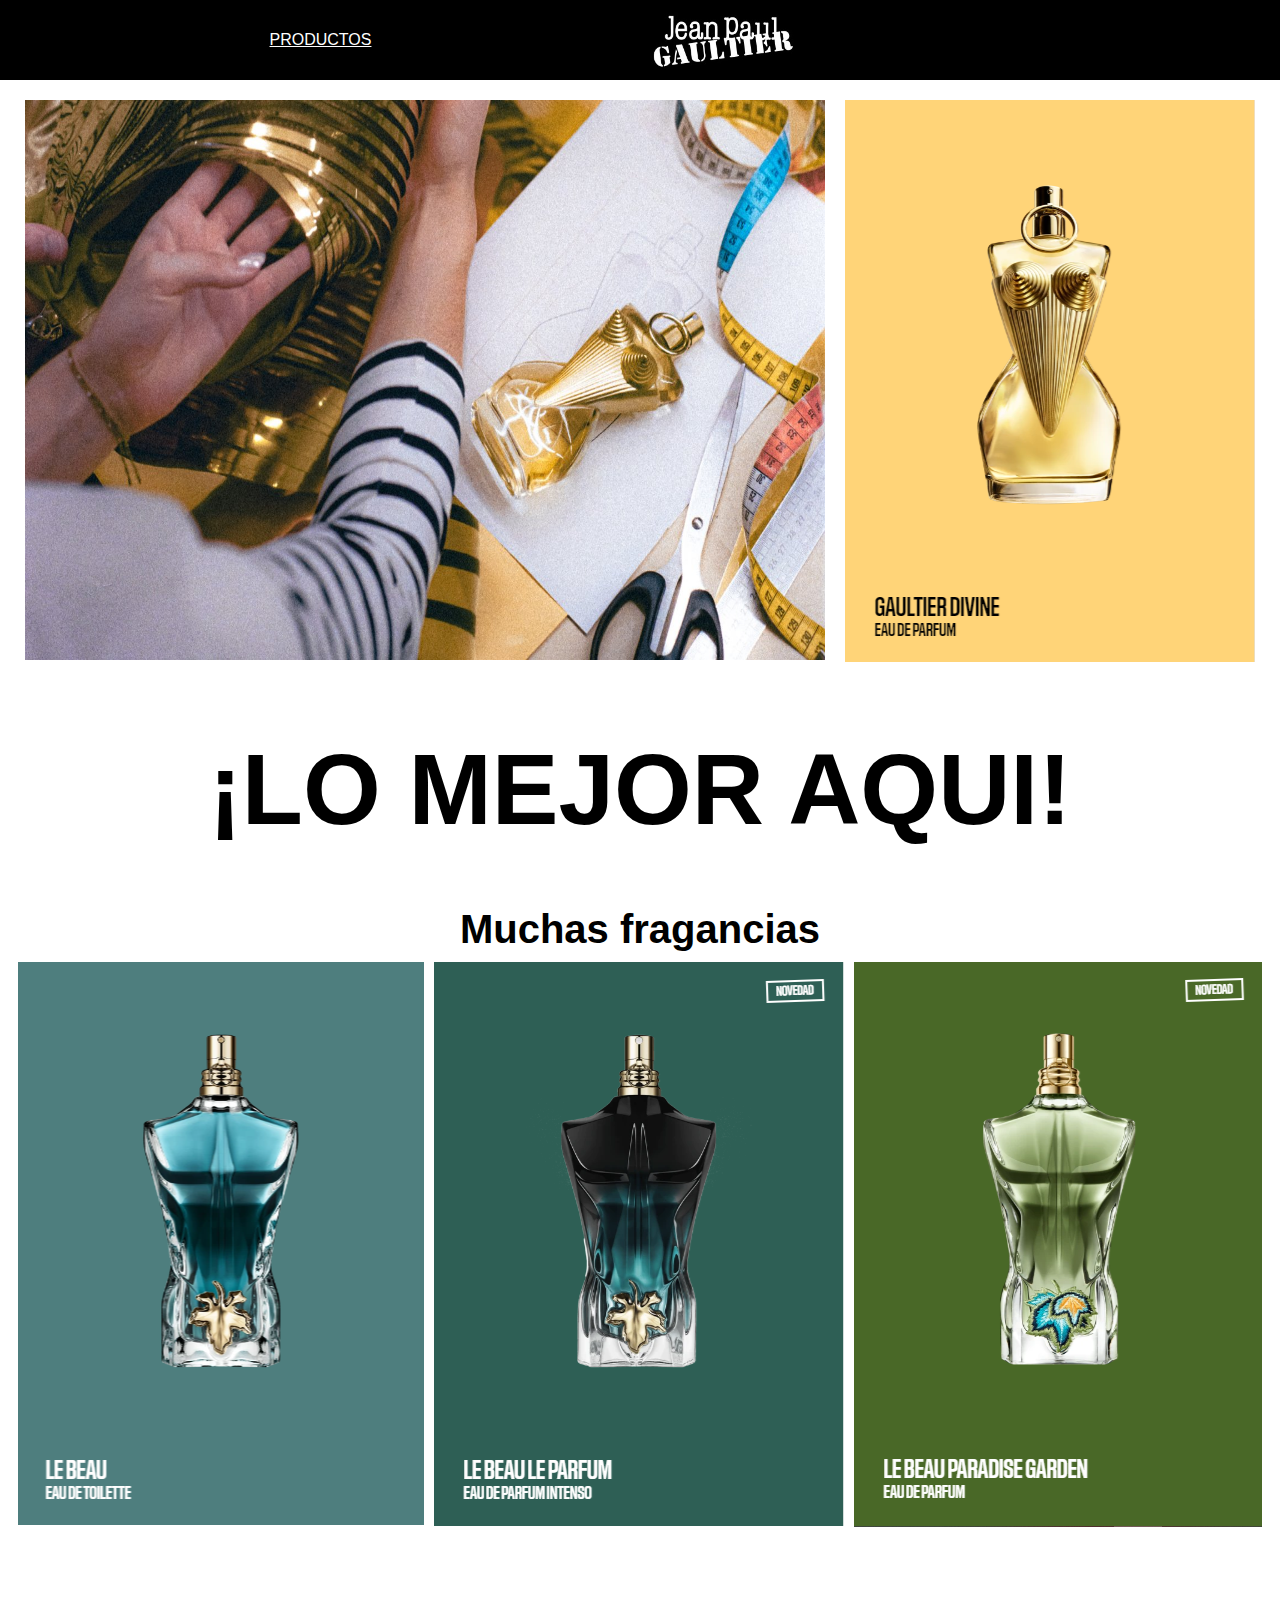
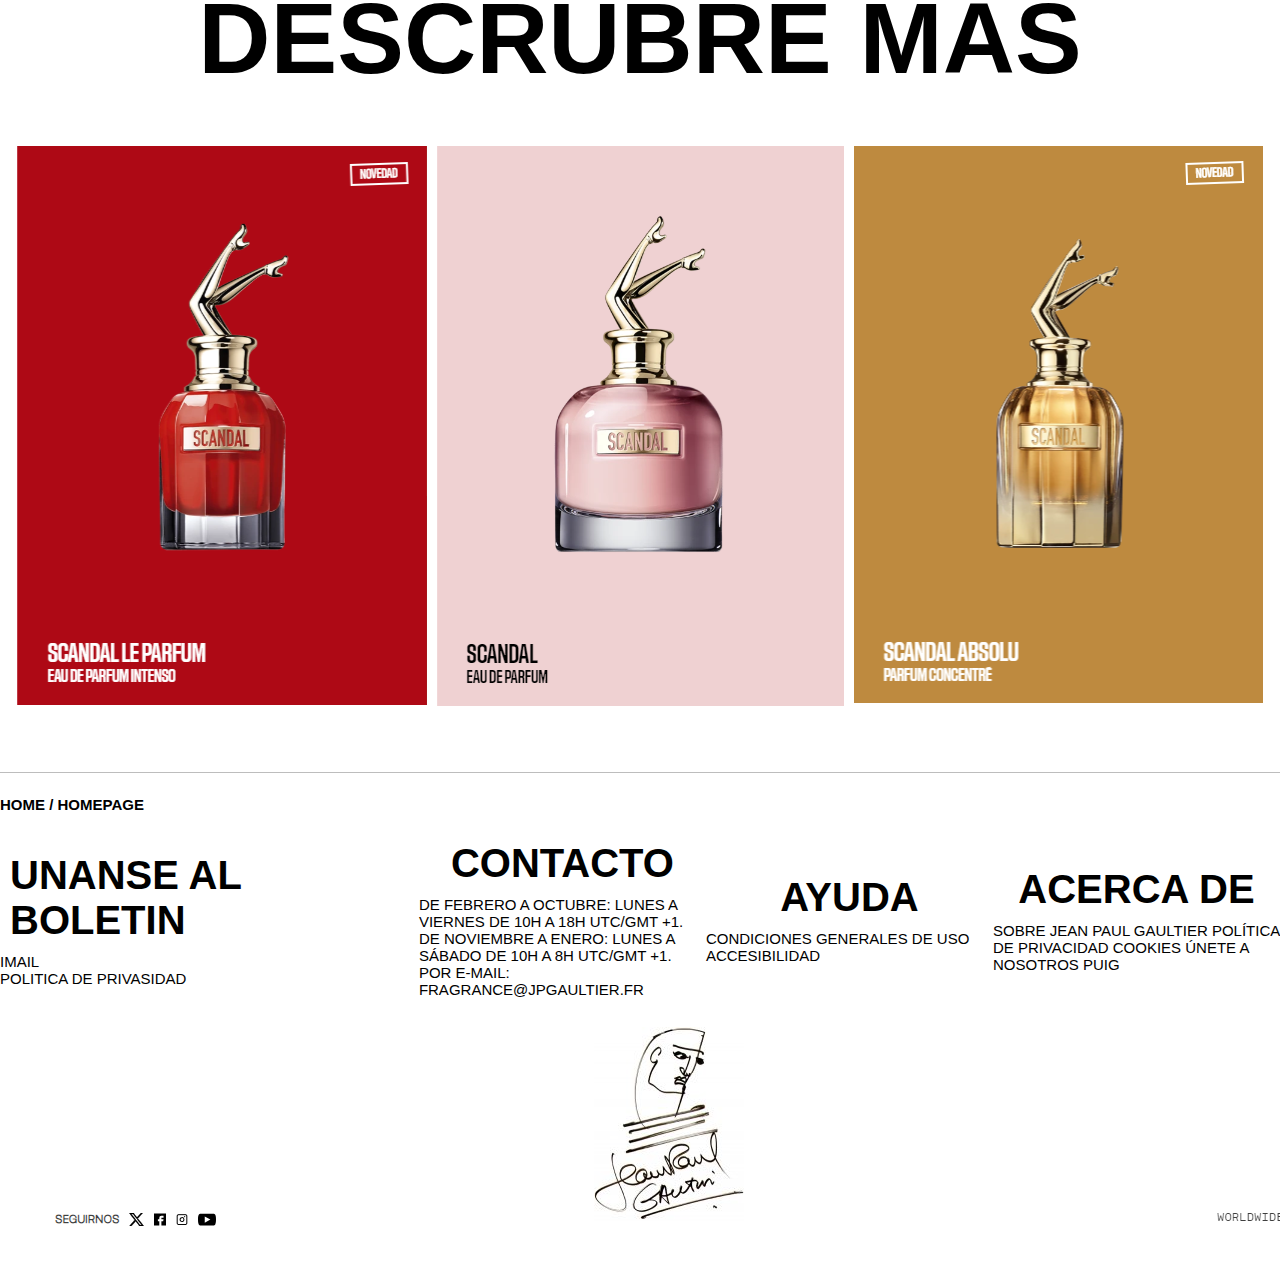
<file: index.html>
<!DOCTYPE html>
<html lang="en">
<head>
    <meta charset="UTF-8">
    <meta name="viewport" content="width=, initial-scale=1.0">
    <title>Pagina 1</title>
    <link rel="stylesheet" href="index.css">
    <link rel="preconnect" href="https://fonts.googleapis.com">
    <link rel="stylesheet" href="https://cdnjs.cloudflare.com/ajax/libs/font-awesome/6.5.2/css/all.min.css" integrity="sha512-SnH5WK+bZxgPHs44uWIX+LLJAJ9/2PkPKZ5QiAj6Ta86w+fsb2TkcmfRyVX3pBnMFcV7oQPJkl9QevSCWr3W6A==" crossorigin="anonymous" referrerpolicy="no-referrer" />
    

</head>
 <body>

    <header>
        <nav class="Logo1" >
        <a class="color" href="productos.html">PRODUCTOS</a>
         <div class="Logo">
          <img src="/jean.jpg" alt="imagendelogo" > 
         </div>
         <ul>
            <li><i class="fa-solid fa-magnifying-glass" style="color: #ffffff;"></i></li>
            <li> <i class="fa-solid fa-cart-shopping" style="color: #ffffff;"></i>  </li>
            <li><i class="fa-solid fa-bars" style="color: #ffffff;"></i></li>
        </ul>  
        </nav>  
    </header>
    

    
        <div class="cajapadre">
            <img src="imagenes/fondo 2.jpg" alt="" height="560px" width="800px">
            <img src="imagenes/dorado 1.png" alt="" >
        </div>
        
   
        



<h2>¡LO MEJOR AQUI!</h2>
<h3>Muchas fragancias</h3>




<div class="PERSONAS">
    <div class="hombres">
    <div class="hombre">
        <img src="imagenes/hombre 1.png" alt="" height="" width="">
    </div>
    <div class="mujer">
        <img src="imagenes/negro 1.png" alt="" height="" width="">
    </div>
    <div class="verde">
        <img src="imagenes/verde 1.png" alt="" height="" width="">
    </div>
</div>
</div>


    <h2>
        DESCRUBRE MAS
    </h2>
    


    
    

    <div class="PERSONASMUJERES">
        <div class="mujeres">
        <div class="rojo">
            <img src="imagenes/rojo1.png" alt="" height="" width="">
    
        </div>
        <div class="rosita">
            <img src="imagenes/rositaclaro1.png" alt="" height="" width="">
        </div>
        <div class="maron">
            <img src="imagenes/maron1.png" alt="" height="" width="">
        </div>
    </div>
</div>

   <div>
    <li></li>
    <li></li>
    
   </div>

   <div>
    <img src="/imagenes/linea.png" alt="">
    
   </div>
    
    <h4>HOME / HOMEPAGE</h4>
    <li></li>

    <div class="info">

    
<ul class="info2">
    <li>
        <h3>UNANSE AL BOLETIN</h3>
        <p>IMAIL
        </p>
        <p>
            POLITICA DE PRIVASIDAD
        </p>

    </li>

    <li class="info3">
        <h3>CONTACTO</h3>
        <p>DE FEBRERO A OCTUBRE: 
            LUNES A VIERNES DE 10H A 18H UTC/GMT +1.

            DE NOVIEMBRE A ENERO:
             LUNES A SÁBADO DE 10H A 8H UTC/GMT +1.
            
            POR E-MAIL: FRAGRANCE@JPGAULTIER.FR</p>
    </li>
<li class="info3">
    <h3>AYUDA</h3>
    <p>CONDICIONES GENERALES DE USO
        ACCESIBILIDAD</p>
</li>
<li class="info3">
    <h3>ACERCA DE</h3>
    <p>SOBRE JEAN PAUL GAULTIER
        POLÍTICA DE PRIVACIDAD
        COOKIES
        ÚNETE A NOSOTROS
        PUIG</p>
</li>
</ul>
</div>

<div>
    <img src="/imagenes/abajo.png" alt="">
</div>
  

    


    
    
</body>
</html>
</file>
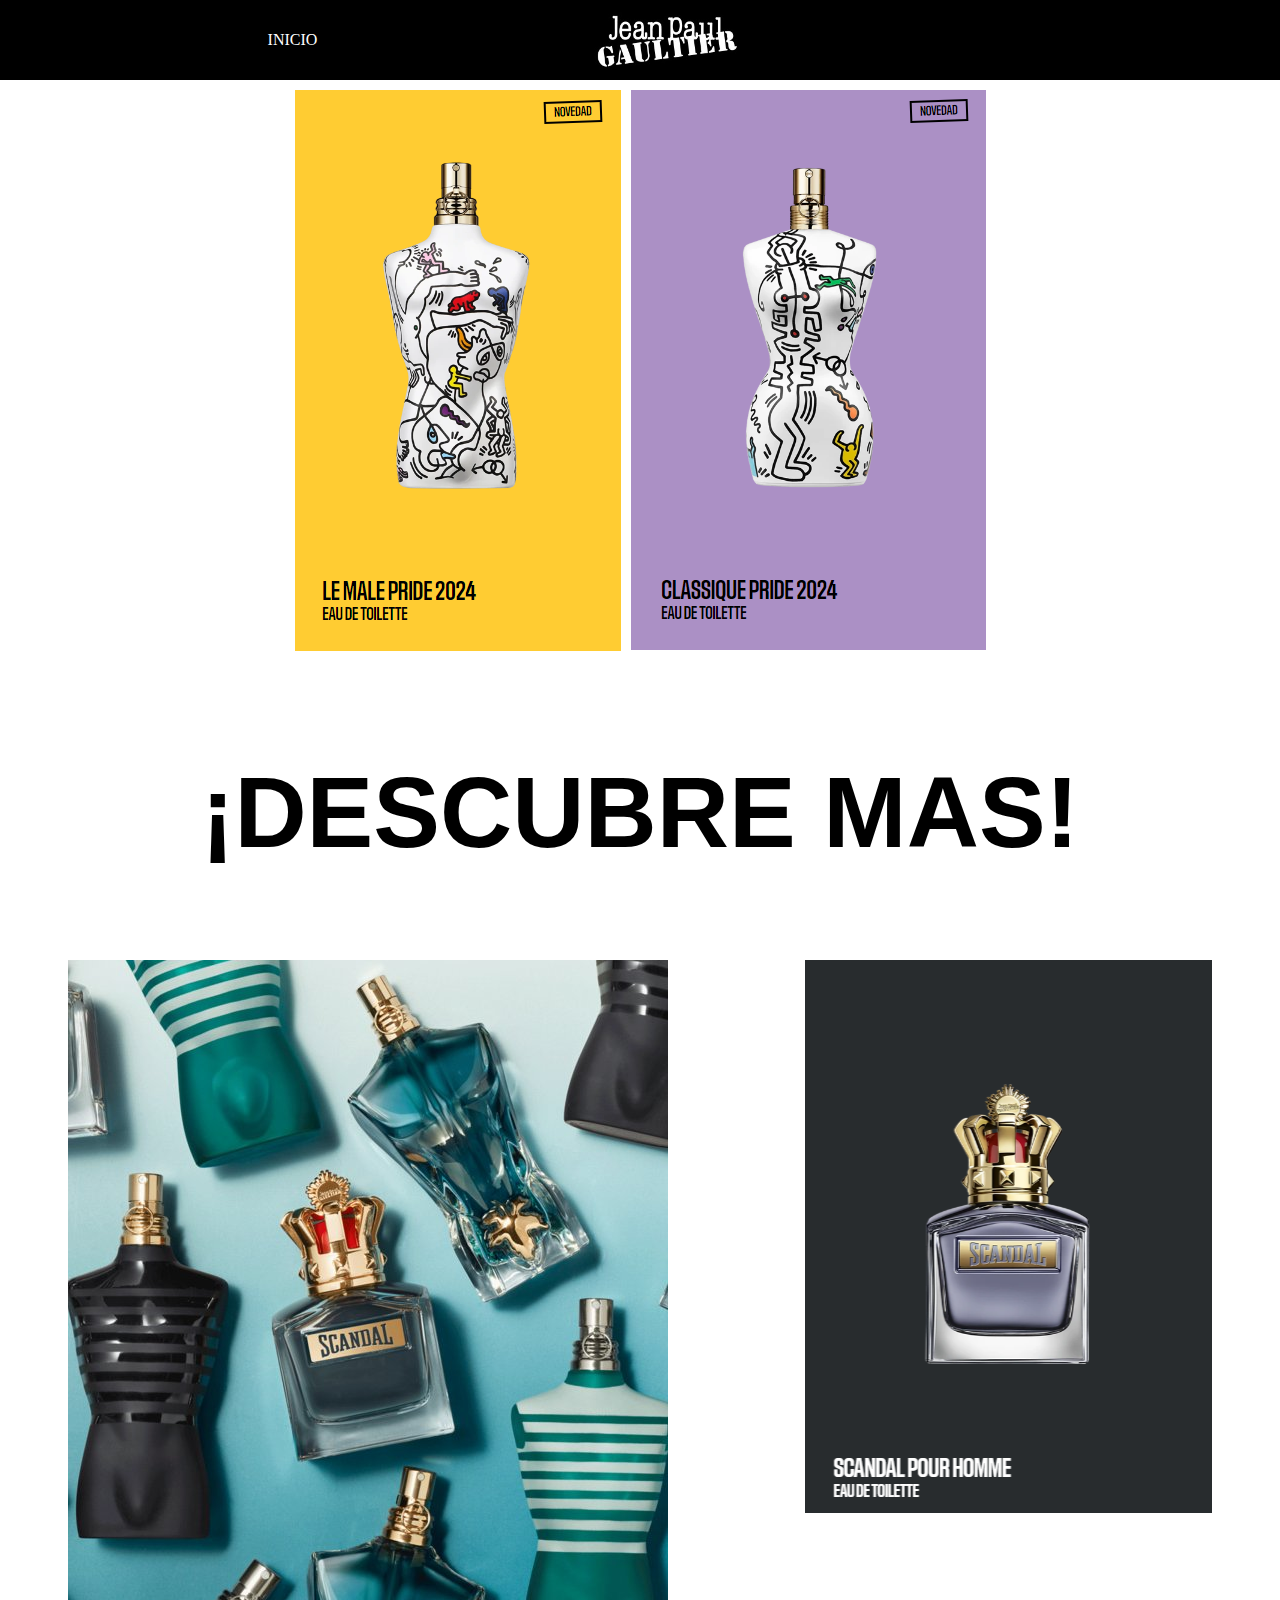
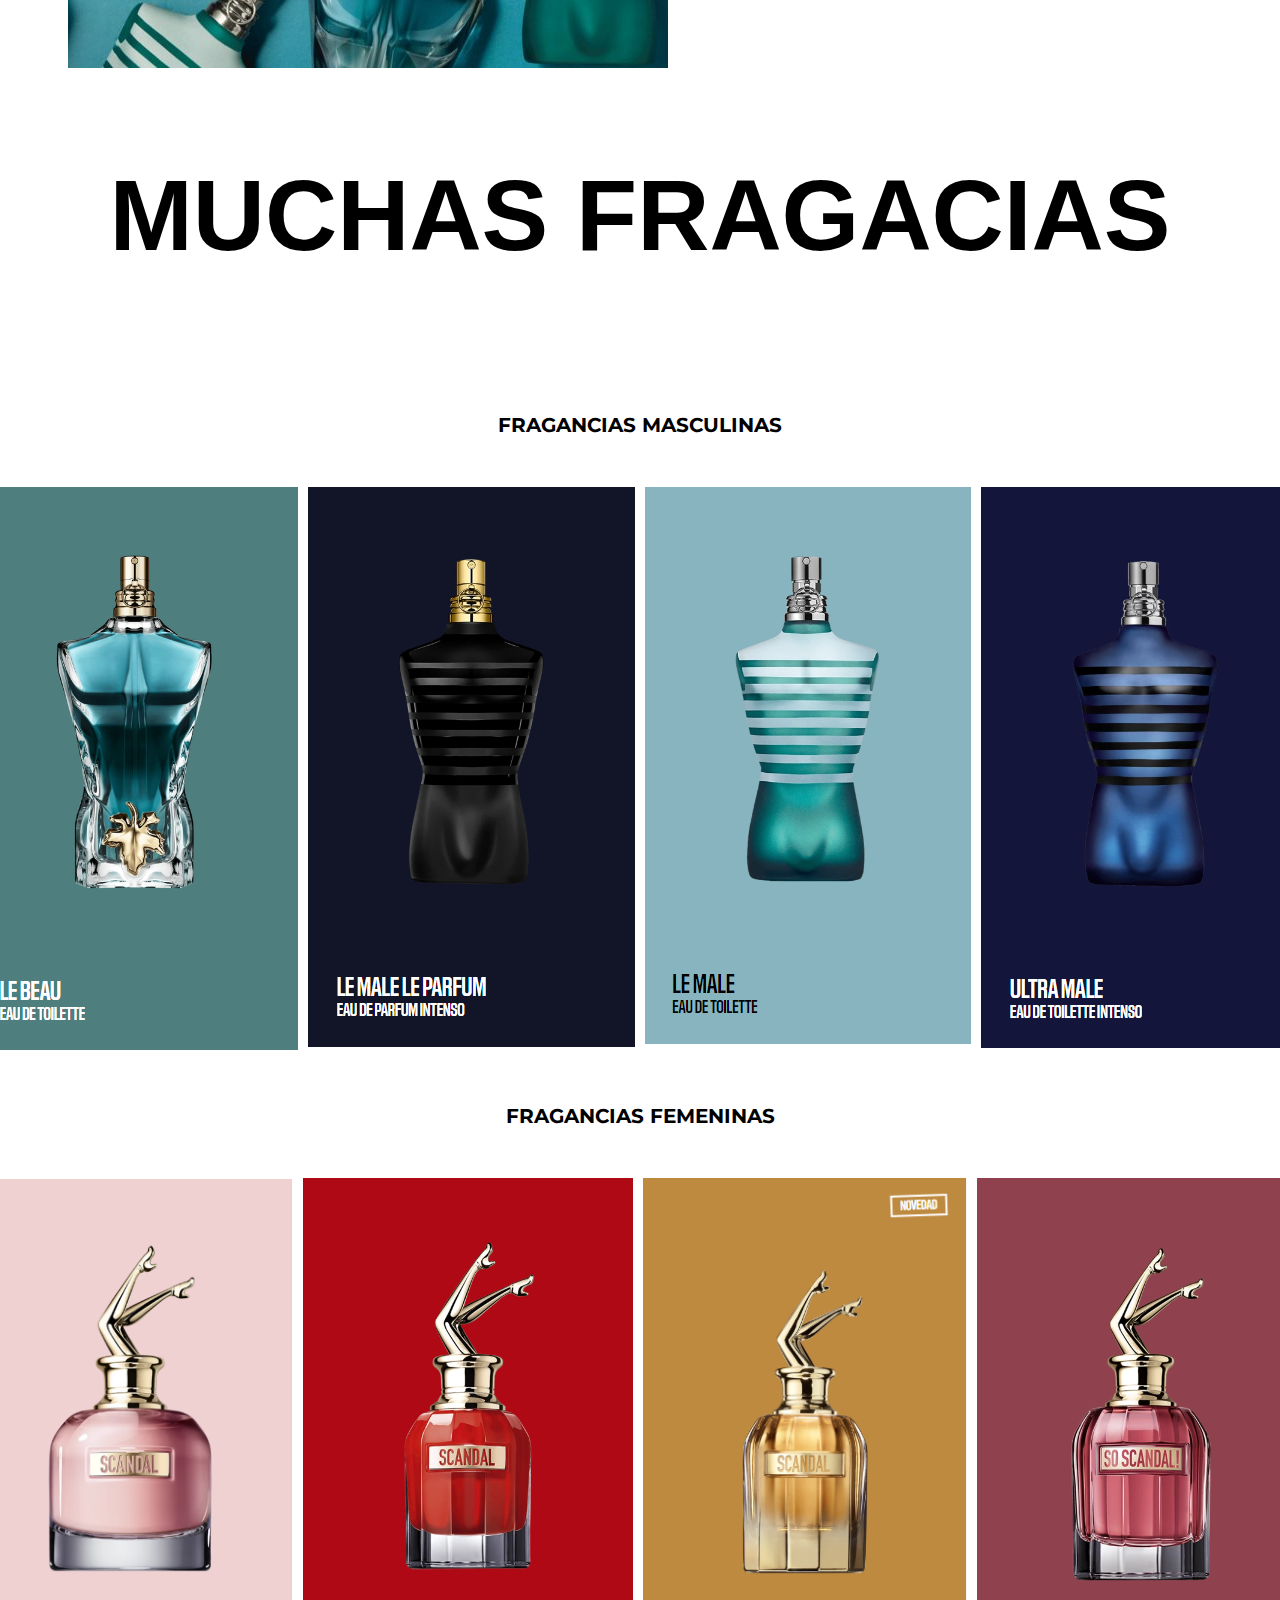
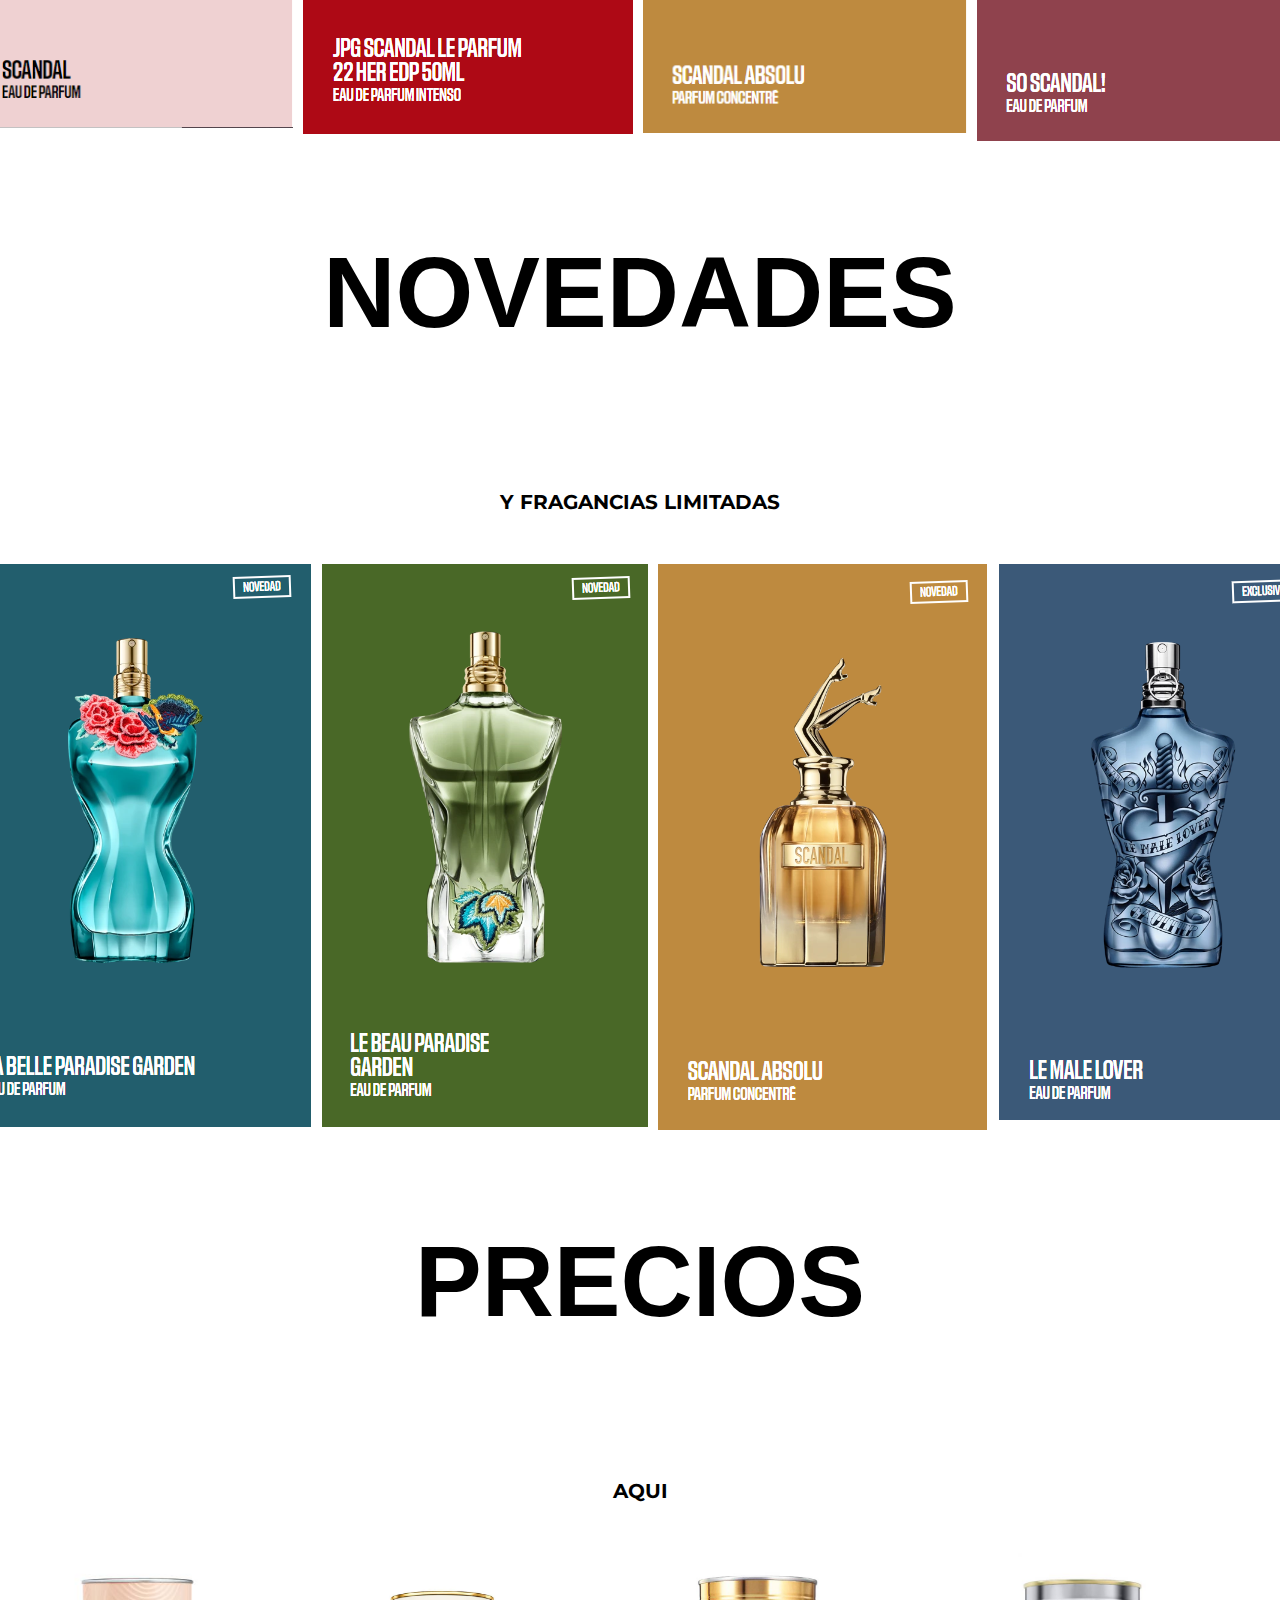
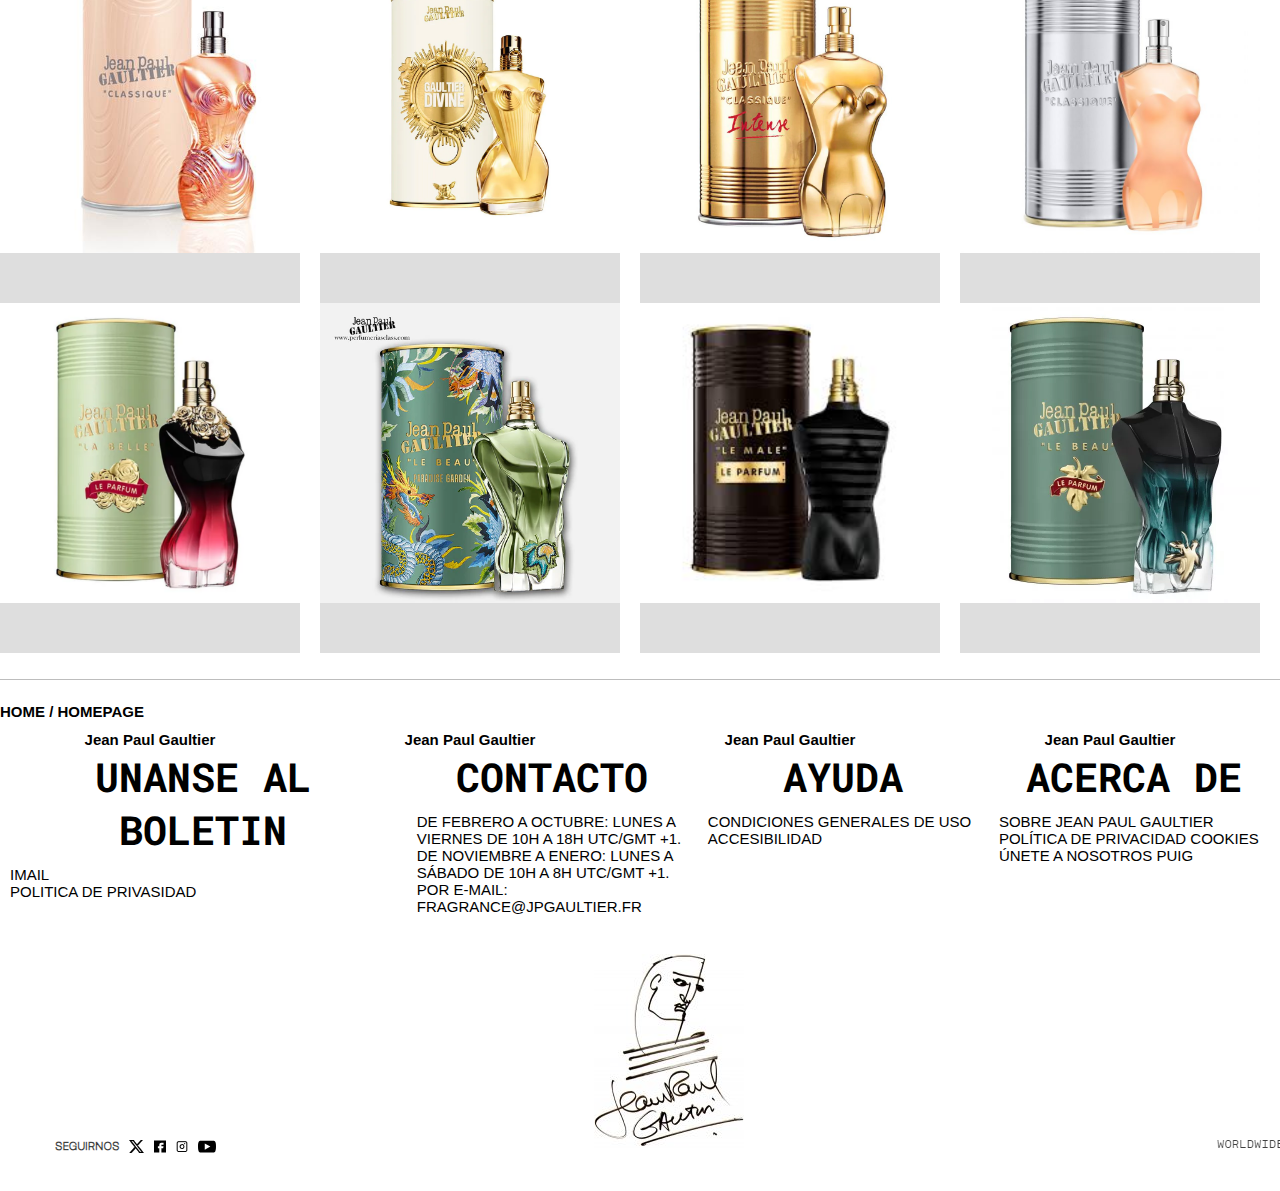
<file: productos.html>
<!DOCTYPE html>
<html lang="en">
  <head>
    <meta charset="UTF-8" />
    <meta name="viewport" content="width=device-width, initial-scale=1.0" />
    <title>Productos</title>
    <link rel="preconnect" href="https://fonts.googleapis.com" />
    <link rel="preconnect" href="https://fonts.gstatic.com" crossorigin />
    <link
      href="https://fonts.googleapis.com/css2?family=Comfortaa:wght@300..700&family=Dancing+Script:wght@400..700&family=Josefin+Sans:ital,wght@0,100..700;1,100..700&family=Montserrat:ital,wght@0,100..900;1,100..900&family=Roboto+Mono:ital,wght@0,100..700;1,100..700&family=Sedan+SC&display=swap"
      rel="stylesheet"  />
    <link rel="stylesheet" href="Producto.css" />
    <link rel="preconnect" href="https://fonts.googleapis.com">
    <link rel="stylesheet" href="https://cdnjs.cloudflare.com/ajax/libs/font-awesome/6.5.2/css/all.min.css" integrity="sha512-SnH5WK+bZxgPHs44uWIX+LLJAJ9/2PkPKZ5QiAj6Ta86w+fsb2TkcmfRyVX3pBnMFcV7oQPJkl9QevSCWr3W6A==" crossorigin="anonymous" referrerpolicy="no-referrer" />
    

  </head>

  <body>
    <header>
    
        
      <nav class="Logo1" >
          
      <a class="color" href="index.html">INICIO</a>
       <div class="Logo">    
        <img src="jean.jpg" alt="imagendelogo" >     
       </div>
       <ul>
          <li><i class="fa-solid fa-magnifying-glass" style="color: #ffffff;"></i></li>
          <li> <i class="fa-solid fa-cart-shopping" style="color: #ffffff;"></i>  </li>
          <li><i class="fa-solid fa-bars" style="color: #ffffff;"></i></li>
          
      </ul>
      </nav> 
     </header>
  

  
  <div class="cajapadre2">
    <div class="amarillo">
      <img src="imagenes/amarillo hombre1.png" alt="">
  </div>

  <div class="lila">
      <img src="imagenes/lila1.png" alt="">

  </div>
   </div>

    
      <h1>¡DESCUBRE MAS!</h1>
    
    

    <div class="grises">
      <img src="imagenes/descripcion hombre.jpg" alt="">
      <div class="gris">
        <img src="imagenes/gris1.png" alt="">
      </div>
    </div>
     
    

    
      <h1>
        MUCHAS FRAGACIAS 
      </h1>
      
    
    
    
      <h2>FRAGANCIAS MASCULINAS</h2>
   
  
 
  <div class="cajapadre">
    <div class="cajapadre3">

    <div class="hoja">
        <img src="/imagenes/hoja1.png" alt="" >
    </div>

    <div class="azul">
      <img src="/imagenes/azul oscuro1.png" alt="">
  </div>

  <div class="celeste">
      <img src="/imagenes/celestehombre1.png" alt="">
  </div>

  <div class="oscuro">
      <img src="/imagenes/oscuro1.png" alt="">
  </div>

</div>
  </div>



  
    <h2>FRAGANCIAS FEMENINAS</h2>
  
  
    <div class="cajamadre">
      <div class="caja">

        <div class="rosita">
          <img src="imagenes/rositaa1.png" alt="" height="550px">
        </div>

        <div class="rojo">
          <img src="imagenes/rojoo1.png" alt="">

        </div>

        <div class="dorado">
          <img src="imagenes/dorado2.png" alt="" height="555px">
         </div>
    

        <div class="rojito">
          <img src="imagenes/ROJITO.png" alt="">
        </div>
      </div>
    </div>

  
    
   
      <h1>
        NOVEDADES
      </h1>
      <h2>
        Y FRAGANCIAS LIMITADAS
      </h2>
    
    
    <div class="novedades">
      <div class="novedadess">
      <div class="tropical">
        <img src="imagenes/verdeazul1.png" alt="">

      </div>

      <div class="verde">
      <img src="imagenes/hojaverde1.png" alt="">
     </div>

     <div class="dorado">
      <img src="imagenes/dorado2.png" alt="">
     </div>

     <div class="tatu">
      <img src="imagenes/tatuaje1.png" alt="">
     </div>

    </div>
  </div>

    
    

   
      <h1>
        PRECIOS
      </h1>
      <h2>
        AQUI
      </h2>
    

    <div class="cajacontenedora">
      <div class="cajaanimal">
        <img src="/imagenes/PERFUME 1.jpg" alt="perfume0" class="Producto" />
        <h2>ARG $200.00</h2>
        <h4>Jean Paul Gaultier</h4>
      </div>

      <div class="cajaanimal">
        <img src="/imagenes/PERFUME 3.webp" alt="perfume1" class="Producto" />
        <h2>ARG $125.000,00</h2>
        <h4>Jean Paul Gaultier</h4>
      </div>

      <div class="cajaanimal">
        <img src="/imagenes/PERFUME 4.webp" alt="perfume2" class="Producto" />
        <h2>ARG $160.500,00</h2>
        <h4>Jean Paul Gaultier</h4>
      </div>

      <div class="cajaanimal">
        <img src="/imagenes/PERFUME 5.jpg" alt="perfume3" class="Producto" />
        <h2>ARS $180.000,00</h2>
        <h4>Jean Paul Gaultier</h4>
      </div>
    </div>

    <div class="cajacontenedora">
      <div class="cajaanimal">
        <img src="/imagenes/PERFUME 6.png" alt="perfume4" class="Producto" />
        <h2>ARG $150.000,00</h2>
        <h4>Jean Paul Gaultier</h4>
      </div>

      <div class="cajaanimal">
        <img src="/imagenes/perfume hombre 3.webp" alt="perfume5" class="Producto" />
        <h2>ARS $117.500,00</h2>
        <h4>Jean Paul Gaultier</h4>
      </div>

      <div class="cajaanimal">
        <img src="/imagenes/perfume hombre 2.jpeg" alt="perfume6" class="Producto" />
        <h2>ARG $150.250,00</h2>
        <h4>Jean Paul Gaultier</h4>
      </div>

      <div class="cajaanimal">
        <img src="/imagenes/perfume de homre1.webp" alt="perfume7" class="Producto" />
        <h2>ARG $190.000,00</h2>
        <h4>Jean Paul Gaultier</h4>
      </div>
    </div>




    <div>
      <img src="/imagenes/linea.png" alt="">
      
     </div>
      
      <h4>HOME / HOMEPAGE</h4>
      <li></li>
  
      <div class="info">
  
      
  <ul class="info2">
      <li>
          <h3>UNANSE AL BOLETIN</h3>
          <p>IMAIL
          </p>
          <p>
              POLITICA DE PRIVASIDAD
          </p>
  
      </li>
  
      <li class="info3">
          <h3>CONTACTO</h3>
          <p>DE FEBRERO A OCTUBRE: 
              LUNES A VIERNES DE 10H A 18H UTC/GMT +1.
  
              DE NOVIEMBRE A ENERO:
               LUNES A SÁBADO DE 10H A 8H UTC/GMT +1.
              
              POR E-MAIL: FRAGRANCE@JPGAULTIER.FR</p>
      </li>
  <li class="info3">
      <h3>AYUDA</h3>
      <p>CONDICIONES GENERALES DE USO
          ACCESIBILIDAD</p>
  </li>
  <li class="info3">
      <h3>ACERCA DE</h3>
      <p>SOBRE JEAN PAUL GAULTIER
          POLÍTICA DE PRIVACIDAD
          COOKIES
          ÚNETE A NOSOTROS
          PUIG</p>
  </li>
  </ul>
  </div>
  
  <div>
      <img src="/imagenes/abajo.png" alt="">
  </div>

   
    

  </body>
</html>
</file>
<file: index.css>
*{
    margin: 0;
    padding: 0;
    box-sizing: border-box;
}

body{
    background-color: rgb(255, 255, 255);
}

a{ 
    color: #ffffff;
    display: flex;
    align-items: center;
    justify-content: center;
    font-family: Verdana, Geneva, Tahoma, sans-serif;
    
}


ul{
    display: flex;
    align-items: center;
   list-style: none;
    color: #000000;
}

i{
    font-size: 25px;
    
}

.mas{
    text-decoration: none;
    color: rgb(255, 255, 255);
}


header{
    background-color: #000000;
    border: 30px;
    display: flex;
    flex-direction: column;
    justify-content: space-around;
    width: 100%;
}





nav{
    display: flex;
    justify-content: space-evenly;
   
}






.Logo{
  display: flex;
  
  list-style: none;
  height: 80px;
  width: 100px;
  
}
 
.foto{
    width: 400px;
    height: 450px;
}
.fotoo{
    height: 400px;
    width: 550px;
}

.largo{
    width: 1000px;;
}

h2{
    font-size: 100px;
    justify-content: center;
    display: flex;
    font-family: Verdana, Geneva, Tahoma, sans-serif ; 
    padding: 50px;
    
}

h3{
    font-size: 40px;
    display: flex;
    justify-content: center;
    font-family: Verdana, Geneva, Tahoma, sans-serif;
}


@media (width<800px) {
    .PERSONAS{
        display: grid;
        grid-template-columns: repeat(1 1Fr);
    }

    .cajapadre{
        display: grid;
        grid-template-columns: repeat(1 1Fr);
        flex-wrap: wrap;
    }

   
}
.cajapadre{
    display: flex;
    justify-content: center;
    gap: 20px;
    padding: 20px;
}



.PERSONAS{
    display: flex;
    justify-content: center;
}
.hombres{
    gap: 10px;
    display: flex;
    justify-content: center;
}
.hombre:hover{
    content: url(imagenes/hombre.png); 
}
.mujer:hover{
    content: url(imagenes/negro.png);
}
.verde:hover{
    content: url(imagenes/verde.png);
}

.PERSONASMUJERES{
    display: flex;
    justify-content: center;
    
}
.mujeres{
    gap: 10px;
    display: flex;
    justify-content: center;
}
.rojo:hover{
    content: url(imagenes/rojo.png);
}
.rosita:hover{
    content: url(imagenes/rositaclaro.png);
}
.maron:hover{
    content: url(imagenes/maron.png);
}


.segundo{
    display: flex;
    justify-content: center;
  }

  
  .fondos2{
    height: 450px ;
    width: 500px;
  }

  .icono{
    height: 10vh;
    background-color: #ffffff;
    display: flex;
    justify-content: left;
     }

     .PAGINA{
        background-color: rgb(255, 255, 255);
        display: flex;
        justify-content: center;
        font-family:Verdana, Geneva, Tahoma, sans-serif;
        color: #000000;
        font-size: 40px;
        border: #000000;
        margin: 25px;
        
     }

    

.info{
        display: flex;
       background-color: rgb(255, 255, 255);
       
     }

h3{
    display: flex;
    justify-content: center;
    margin: 10px;
}

h4{
    font-size: 15px;
    font-family: Verdana, Geneva, Tahoma, sans-serif;
}
p{
    justify-content: center;
    font-size: 15px;
    font-family: Verdana, Geneva, Tahoma, sans-serif;
}

.info2{
    width: 5000px;
}

.info3{
    width: 300px;
}

.color{
    color: #ffffff;
}
</file>
<file: Producto.css>
*{
    margin: 0;
    padding: 0;
    box-sizing: border-box;
}

ul{
    list-style: none;
    display: flex;
    justify-content: none;
}

a{
    text-decoration: none;
    
}


header{
    background-color: #000000;
    border: 30px;
    display: flex;
    flex-direction: column;
    justify-content: space-around;
    width: 100%;
    
}

li{
    margin: 10px;
    list-style: none;
    align-items: center;
    justify-content: center;

}

.Logo{
    display: flex;
  
    list-style: none;
    height: 80px;
    width: 100px;
}



nav{
display: flex;
justify-content: space-evenly;

}


.cajaanimal{
height: 350px;
width: 300px;
background-color: #7a7a7a3f;
border-image: rgb(255, 179, 179);
text-align: center;
font-family: Georgia, 'Times New Roman', Times, serif;
border-color: black;
margin-right: 20px;
transition-property: backgroun-color,border;
transition-duration: 1s;
}

.cajaanimal:hover{
    background-color: rgb(253, 253, 253);
    
}
   
.cajacontenedora{
    display: flex;
    justify-content: center;
}
    


span{
    display: block;
    padding: 10px;
    background-color: #c8fdde;
    margin: 15px;
    color: rgb(0, 0, 0);
    width: 260px;
    
}

.Producto{
    height: 300px;
    width: 400;
    text-align: center;
    font-size: 20px;
}

h1{
    font-family: 'Gill Sans', 'Gill Sans MT', Calibri, 'Trebuchet MS', sans-serif;
    text-align: center;
    font-size: 100px;
    padding: 90px;    
}

h2{
    font-size: 20px;
    text-align: center;
    padding: 50px;
    font-family: "Montserrat", sans-serif;
    font-optical-sizing: auto;
    font-weight: weight;
    font-style: normal;
}

h3{
    font-family: "Roboto Mono", monospace;
  font-size: 40px;
  font-weight: weight;
  font-style: normal;
  color: #000000;
  text-align: center;
  padding: 10px;
  }

  h4{
    font-size: 15px;
    font-family: Verdana, Geneva, Tahoma, sans-serif;
    }


  body{
    background-color: #ffffff42;
  }



@media(max-width:750px){
    .cajacontenedora{
        
        width: 90%;
        margin: 0 auto;
        flex-direction: column;
    }
}

@media(max-width:750px){
    .header{
        width: 90%;
        margin: 0 auto;
        flex-direction: column;
        
    }
}


.dos{
    margin: 5px;
}





.img2{
    display: flex;
    justify-content: space-around;
    padding: 50px;
}

.celeste:hover{
    content: url(celeste.png);
    height: 560px;
    width: 410px;
}

.color{
    color: #ffffff;
    display: flex;
    align-items: center;
    justify-content: center;
}










.cajapadre2{
    display: flex;
    justify-content: center;
    gap: 10px;
    padding: 10px;
}
.amarillo:hover{
    content: url(imagenes/amarillo\ hombre.png);
}
.lila:hover{
    content: url(imagenes/lila.png);
}




.cajapadre3{
    gap: 10px;
    display: flex;
    justify-content: center;
}
.hoja:hover{
    content: url(imagenes/hoja.png);
}
.azul:hover{
    content: url(imagenes/azul\ oscuro.png);
}
.celeste:hover{
    content: url(imagenes/celestehombre.png);
    width: 333px;
}
.oscuro:hover{
    content: url(imagenes/oscuro.png);
}


.grises{
    display: flex;
    justify-content: space-around;
}
.gris:hover{
    content: url(imagenes/gris.png);
    height: 550px;
}




.cajamadre{
    justify-content: center;
    display: flex;
    
}
.caja{
    display: flex;
    justify-content: center;
    gap: 10px;
}
.rosita:hover{
    content: url(imagenes/rositaa.png);
    height: 550px;
}
.rojo:hover{
    content: url(imagenes/rojoo.png);
    height: 555px;
}
.rojito:hover{
    content: url(imagenes/ROJITO1.png);
    height: 555px;
}
.dorado:hover{
    content: url(imagenes/doradoo.png);
    height: 555px;
}





.novedades{
    display: flex;
    justify-content: center;
}
.novedadess{
    gap: 10px;
    display: flex;
    justify-content: center;
}
.tropical:hover{
    content: url(imagenes/verdeazul.png);
}
.verde:hover{
    content: url(imagenes/hojaverde.png);
}
.tatu:hover{
    content: url(imagenes/tatuaje.png);
}







.info{
    display: flex;
   background-color: rgb(255, 255, 255);
   
 }




p{
justify-content: center;
font-size: 15px;
font-family: Verdana, Geneva, Tahoma, sans-serif;
}

.info2{
width: 5000px;
}

.info3{
width: 300px;
}
</file>
